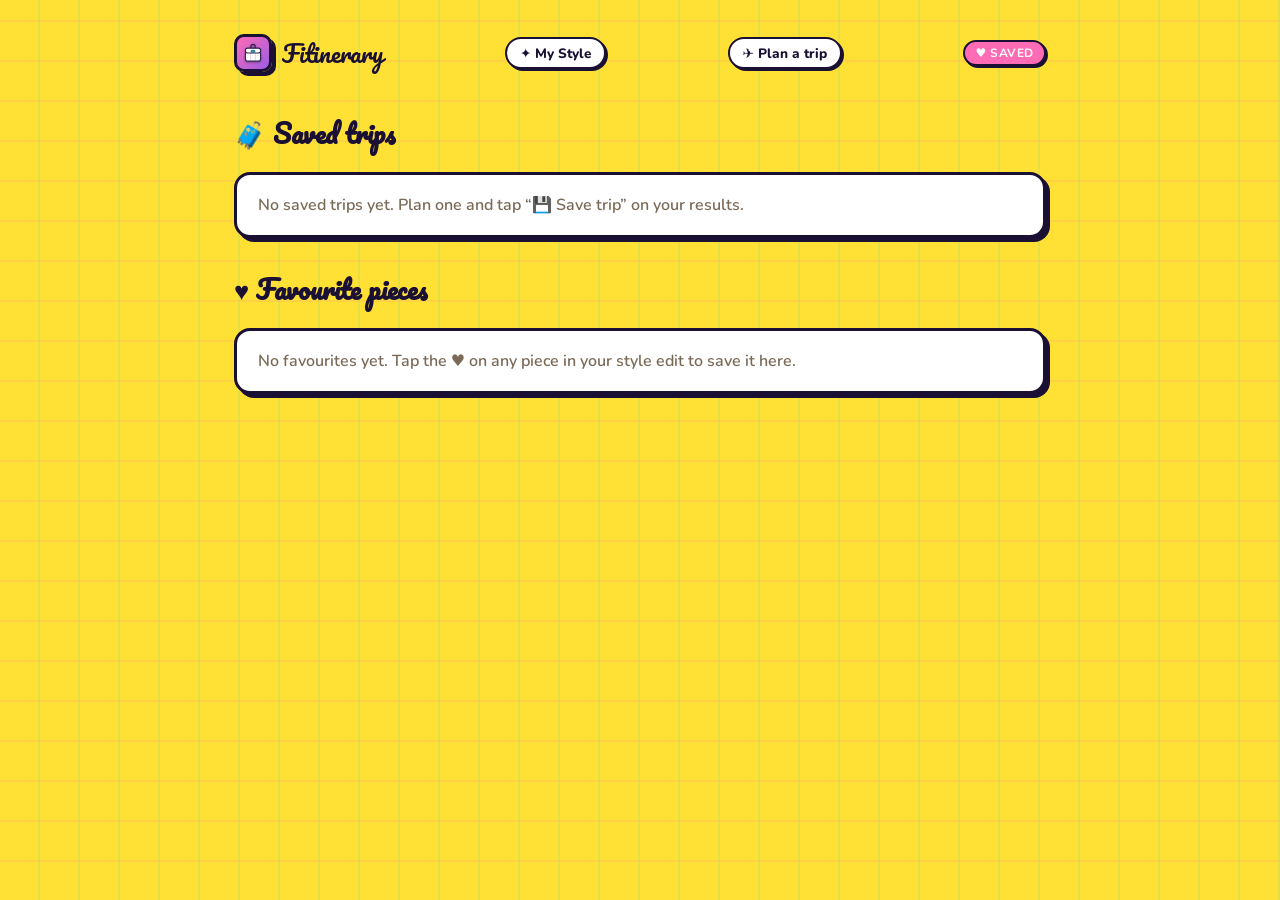
<file: favorites.html>
<!DOCTYPE html>
<html lang="en">
<head>
  <meta charset="UTF-8" />
  <meta name="viewport" content="width=device-width, initial-scale=1.0" />
  <title>Fitinerary — Saved</title>
  <link rel="preconnect" href="https://fonts.googleapis.com" />
  <link rel="preconnect" href="https://fonts.gstatic.com" crossorigin />
  <link href="https://fonts.googleapis.com/css2?family=Pacifico&family=Nunito:wght@400;600;700;900&display=swap" rel="stylesheet" />
  <link rel="stylesheet" href="styles.css" />
  <link rel="manifest" href="manifest.webmanifest" />
  <meta name="theme-color" content="#FF6BB5" />
  <link rel="icon" href="icon-192.png" />
  <link rel="apple-touch-icon" href="apple-touch-icon.png" />
  <meta name="apple-mobile-web-app-capable" content="yes" />
  <meta name="apple-mobile-web-app-title" content="Fitinerary" />
  <style>
    .page { max-width: 860px; margin: 0 auto; padding: 1.5rem 1.5rem 4rem; }
    .sec-title { font-family: "Pacifico", cursive; font-size: 1.6rem; margin: 1.8rem 0 1rem; }
    .empty { color: #7a6a58; font-weight: 600; background: #fff; border: var(--border); border-radius: 16px; padding: 1.2rem 1.3rem; box-shadow: var(--shadow); }
    .trip-card { display: flex; align-items: center; gap: 1rem; background: #fff; border: var(--border); border-radius: 16px; box-shadow: var(--shadow); padding: 0.9rem 1.1rem; margin-bottom: 0.8rem; }
    .tc-emoji { font-size: 1.9rem; }
    .tc-main { flex: 1; min-width: 0; }
    .tc-dest { font-family: "Pacifico", cursive; font-size: 1.2rem; }
    .tc-dates { font-size: 0.85rem; color: #7a6a58; font-weight: 600; }
    .tc-tags { font-size: 0.72rem; color: var(--purple); font-weight: 700; margin-top: 0.15rem; text-transform: capitalize; }
    .tc-open { background: var(--teal); border: var(--border); border-radius: 10px; font-family: "Nunito", sans-serif; font-weight: 900; padding: 0.5rem 1rem; cursor: pointer; box-shadow: var(--shadow); text-decoration: none; color: var(--ink); white-space: nowrap; }
    .tc-rm { background: none; border: none; font-size: 1.1rem; cursor: pointer; color: #c0392b; padding: 0.2rem; }
    .fav-grid { display: grid; grid-template-columns: repeat(auto-fill, minmax(140px, 1fr)); gap: 0.8rem; }
    .fav-wrap { position: relative; }
    .fav-card { display: block; background: #fff; border: var(--border); border-radius: 14px; box-shadow: var(--shadow); overflow: hidden; text-decoration: none; color: var(--ink); }
    .fav-img { width: 100%; aspect-ratio: 3/4; background-size: cover; background-position: center top; background-color: #f3ece0; border-bottom: 2px solid var(--ink); }
    .fav-info { padding: 0.5rem 0.6rem 0.6rem; }
    .fav-name { display: block; font-size: 0.78rem; font-weight: 700; line-height: 1.25; height: 2.5em; overflow: hidden; }
    .fav-meta { display: flex; justify-content: space-between; align-items: center; margin-top: 0.3rem; }
    .fav-price { font-weight: 900; color: var(--coral, #e8703a); font-size: 0.82rem; }
    .fav-store { font-size: 0.6rem; color: #aaa; text-transform: uppercase; font-weight: 700; }
    .fav-rm { position: absolute; top: 6px; right: 6px; width: 26px; height: 26px; border-radius: 50%; border: 2px solid var(--ink); background: #fff; color: var(--pink, #ff6bb5); cursor: pointer; z-index: 2; font-size: 13px; }
  </style>
</head>
<body>
  <main class="page">
    <header class="brand">
      <a href="index.html" style="display:flex;align-items:center;gap:.6rem;text-decoration:none;color:inherit;">
        <div class="brand-logo">
          <svg class="suitcase" viewBox="0 0 48 48" width="26" height="26" role="img" aria-label="Fitinerary suitcase">
            <rect class="case-interior" x="12" y="20" width="24" height="9" rx="2" fill="#ff6bb5"/>
            <g class="case-body">
              <rect x="10" y="22" width="28" height="17" rx="4" fill="#ffffff" stroke="#2c2250" stroke-width="2"/>
              <line x1="19.5" y1="23" x2="19.5" y2="38" stroke="#2c2250" stroke-width="1.3" opacity="0.22"/>
              <line x1="28.5" y1="23" x2="28.5" y2="38" stroke="#2c2250" stroke-width="1.3" opacity="0.22"/>
            </g>
            <g class="case-lid">
              <path d="M20 15 v-3 a4 4 0 0 1 8 0 v3" fill="none" stroke="#2c2250" stroke-width="2.4" stroke-linecap="round"/>
              <rect x="10" y="15" width="28" height="9" rx="4" fill="#ffffff" stroke="#2c2250" stroke-width="2"/>
              <rect x="20.5" y="19" width="7" height="3.5" rx="1" fill="#00c4cc" stroke="#2c2250" stroke-width="1.1"/>
            </g>
          </svg>
        </div>
        <span class="brand-name">Fitinerary</span>
      </a>
      <a href="profile.html" class="saved-link">✦ My Style</a>
      <a href="pack.html" class="saved-link">✈︎ Plan a trip</a>
      <div class="brand-badge">♥ saved</div>
    </header>

    <h2 class="sec-title">🧳 Saved trips</h2>
    <div id="tripsWrap"></div>

    <h2 class="sec-title">♥ Favourite pieces</h2>
    <div id="favsWrap"></div>
  </main>

  <script>
    const get = k => { try { return JSON.parse(localStorage.getItem(k) || '[]'); } catch { return []; } };
    const set = (k, v) => localStorage.setItem(k, JSON.stringify(v));
    const EMOJIS = { Tokyo:'🗼', 'New York':'🗽', London:'🎡', Paris:'🗼', Bali:'🌴' };
    const fmtDate = s => s ? new Date(s + 'T00:00:00').toLocaleDateString('en-US', { month:'short', day:'numeric' }) : '';

    function renderTrips() {
      const trips = get('fitinerary_trips'), w = document.getElementById('tripsWrap');
      if (!trips.length) { w.innerHTML = '<div class="empty">No saved trips yet. Plan one and tap “💾 Save trip” on your results.</div>'; return; }
      w.innerHTML = trips.map((t, i) => {
        const tr = t.trip;
        const nights = Math.round((new Date(tr.return) - new Date(tr.departure)) / 86400000);
        const vibes = (tr.vibes || (tr.vibe ? [tr.vibe] : [])).join(' · ');
        return `<div class="trip-card">
          <span class="tc-emoji">${EMOJIS[tr.destination.name] || '📍'}</span>
          <div class="tc-main">
            <div class="tc-dest">${tr.destination.name}</div>
            <div class="tc-dates">${fmtDate(tr.departure)} → ${fmtDate(tr.return)} · ${nights} nights</div>
            ${vibes ? `<div class="tc-tags">${vibes}</div>` : ''}
          </div>
          <button class="tc-open" onclick="openTrip(${i})">Open →</button>
          <button class="tc-rm" onclick="rmTrip(${i})" aria-label="Remove">✕</button>
        </div>`;
      }).join('');
    }
    function openTrip(i) {
      const t = get('fitinerary_trips')[i]; if (!t) return;
      localStorage.setItem('fitinerary_data', JSON.stringify(t.trip));
      location.href = 'results.html';
    }
    function rmTrip(i) { const a = get('fitinerary_trips'); a.splice(i, 1); set('fitinerary_trips', a); renderTrips(); }

    function renderFavs() {
      const favs = get('fitinerary_faves'), w = document.getElementById('favsWrap');
      if (!favs.length) { w.innerHTML = '<div class="empty">No favourites yet. Tap the ♥ on any piece in your style edit to save it here.</div>'; return; }
      w.innerHTML = '<div class="fav-grid">' + favs.map((f, i) => `
        <div class="fav-wrap">
          <button class="fav-rm" onclick="rmFav(${i})" aria-label="Remove">♥</button>
          <a class="fav-card" href="${f.url}" target="_blank" rel="noopener">
            <div class="fav-img" style="background-image:url('${f.img}')"></div>
            <div class="fav-info">
              <span class="fav-name">${f.name}</span>
              <span class="fav-meta"><span class="fav-price">${f.price}</span><span class="fav-store">${f.store}</span></span>
            </div>
          </a>
        </div>`).join('') + '</div>';
    }
    function rmFav(i) { const a = get('fitinerary_faves'); a.splice(i, 1); set('fitinerary_faves', a); renderFavs(); }

    renderTrips();
    renderFavs();
  </script>
</body>
</html>
</file>
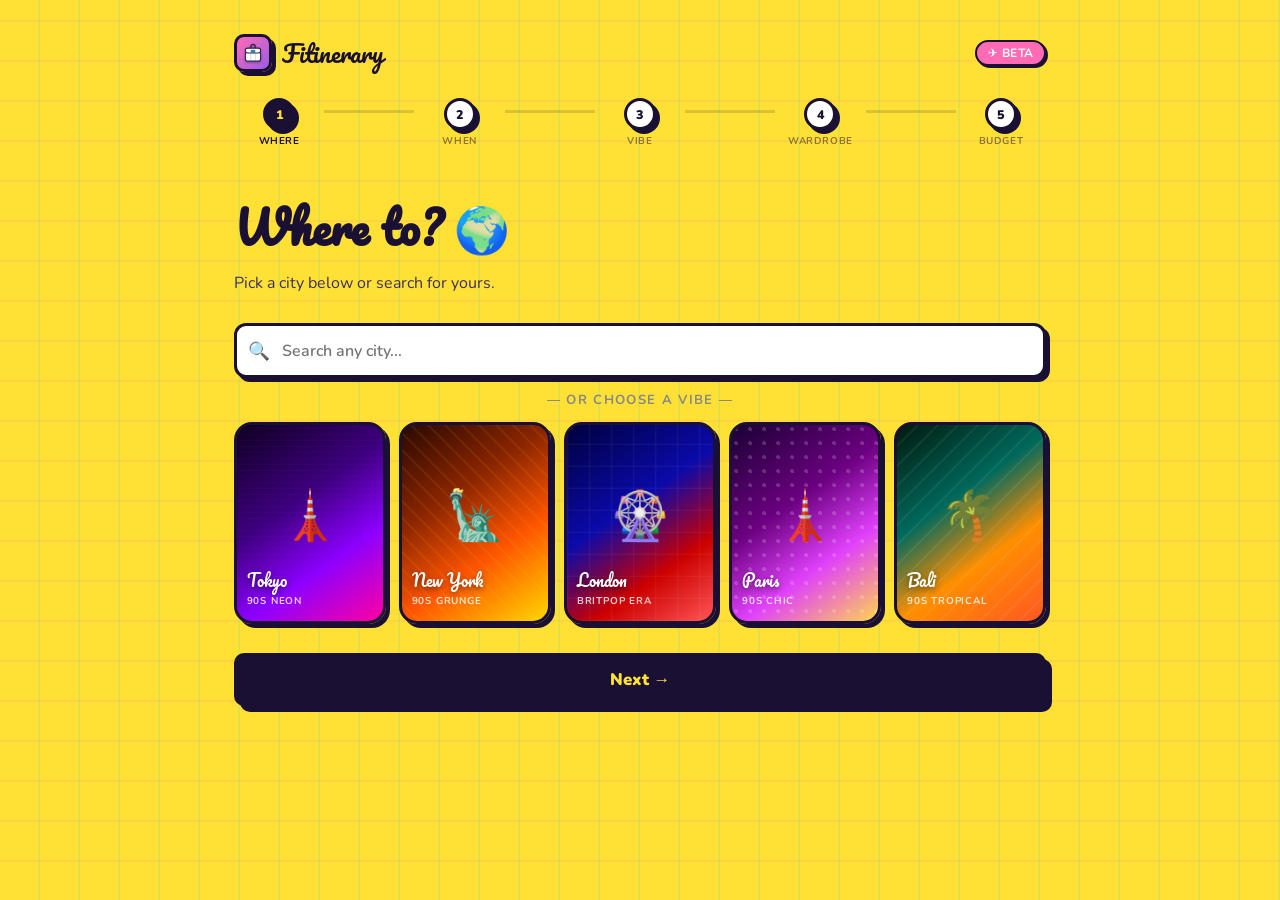
<file: pack.html>
<!DOCTYPE html>
<html lang="en">
<head>
  <meta charset="UTF-8" />
  <meta name="viewport" content="width=device-width, initial-scale=1.0" />
  <title>Fitinerary — Plan Your Trip</title>
  <link rel="preconnect" href="https://fonts.googleapis.com" />
  <link rel="preconnect" href="https://fonts.gstatic.com" crossorigin />
  <link href="https://fonts.googleapis.com/css2?family=Pacifico&family=Nunito:wght@400;600;700;900&display=swap" rel="stylesheet" />
  <link rel="stylesheet" href="styles.css" />
  <link rel="manifest" href="manifest.webmanifest" />
  <meta name="theme-color" content="#FF6BB5" />
  <link rel="icon" href="icon-192.png" />
  <link rel="apple-touch-icon" href="apple-touch-icon.png" />
  <meta name="apple-mobile-web-app-capable" content="yes" />
  <meta name="apple-mobile-web-app-title" content="Fitinerary" />
  <style>
    /* ── Pack page extras ── */
    body { min-height: 100vh; }

    /* Progress bar */
    .progress-wrap {
      margin: 1rem 0 2.5rem;
      display: flex;
      align-items: center;
      gap: 0;
    }
    .prog-step {
      display: flex;
      flex-direction: column;
      align-items: center;
      gap: 4px;
      flex: 1;
      position: relative;
      cursor: default;
    }
    .prog-circle {
      width: 2rem; height: 2rem;
      border-radius: 50%;
      background: #fff;
      border: var(--border);
      display: grid; place-items: center;
      font-size: 0.78rem;
      font-weight: 900;
      box-shadow: var(--shadow);
      position: relative;
      z-index: 1;
      transition: background 0.2s, color 0.2s;
    }
    .prog-step.done .prog-circle   { background: var(--teal); color: #fff; }
    .prog-step.active .prog-circle { background: var(--ink);  color: var(--yellow); }
    .prog-label {
      font-size: 0.62rem;
      font-weight: 700;
      letter-spacing: 0.06em;
      text-transform: uppercase;
      color: var(--ink);
      opacity: 0.5;
    }
    .prog-step.active .prog-label,
    .prog-step.done  .prog-label { opacity: 1; }
    .prog-line {
      flex: 1;
      height: 3px;
      background: var(--ink);
      opacity: 0.15;
      margin-bottom: 1.4rem;
      transition: opacity 0.2s;
    }
    .prog-line.done { opacity: 1; background: var(--teal); }

    /* Steps */
    .step-page { display: none; animation: stepIn 0.3s ease; }
    .step-page.active { display: block; }
    @keyframes stepIn {
      from { opacity: 0; transform: translateY(18px); }
      to   { opacity: 1; transform: translateY(0); }
    }
    .step-h { font-family: "Pacifico", cursive; font-size: clamp(1.8rem,5vw,2.8rem); margin-bottom: 0.4rem; }
    .step-sub { color: #3d2e5e; font-size: 1rem; margin-bottom: 1.8rem; }

    /* City cards */
    .city-grid {
      display: grid;
      grid-template-columns: repeat(5, 1fr);
      gap: 0.85rem;
      margin-bottom: 1.4rem;
    }
    .city-card {
      border-radius: 18px;
      border: var(--border);
      box-shadow: var(--shadow);
      cursor: pointer;
      overflow: hidden;
      transition: transform 0.15s ease, box-shadow 0.15s ease;
      aspect-ratio: 3/4;
      position: relative;
      display: flex;
      flex-direction: column;
      justify-content: flex-end;
      padding: 0.7rem 0.6rem 0.8rem;
      user-select: none;
    }
    .city-card:hover { transform: translateY(-4px); box-shadow: var(--shadow-lg); }
    .city-card.selected { outline: 4px solid var(--pink); outline-offset: 2px; }
    .city-card .city-check {
      position: absolute; top: 8px; right: 8px;
      background: var(--pink); color: #fff;
      width: 22px; height: 22px; border-radius: 50%;
      display: none; place-items: center;
      font-size: 0.75rem; font-weight: 900;
      border: 2px solid #fff;
    }
    .city-card.selected .city-check { display: grid; }
    .city-big-emoji {
      position: absolute; top: 50%; left: 50%;
      transform: translate(-50%, -65%);
      font-size: 3rem; line-height: 1;
    }
    .city-name {
      font-family: "Pacifico", cursive;
      font-size: 1rem; color: #fff;
      text-shadow: 0 2px 6px rgba(0,0,0,0.5);
      position: relative; z-index: 1;
    }
    .city-era {
      font-size: 0.62rem; font-weight: 700;
      color: rgba(255,255,255,0.8);
      letter-spacing: 0.08em; text-transform: uppercase;
      position: relative; z-index: 1;
    }

    /* Retro city gradients */
    .city-tokyo   { background: repeating-linear-gradient(0deg,rgba(255,0,160,.06) 0,transparent 2px,transparent 6px), linear-gradient(145deg,#0D0020,#3D0080 40%,#8B00FF 68%,#FF00A0); }
    .city-newyork { background: repeating-linear-gradient(45deg,rgba(255,215,0,.08) 0,rgba(255,215,0,.08) 2px,transparent 2px,transparent 12px), linear-gradient(145deg,#2A0800,#8B2500 35%,#FF5500 65%,#FFD700); }
    .city-london  { background: repeating-linear-gradient(0deg,rgba(255,255,255,.06) 0,transparent 2px,transparent 22px),repeating-linear-gradient(90deg,rgba(255,255,255,.06) 0,transparent 2px,transparent 22px), linear-gradient(145deg,#00003D,#0A0AAA 42%,#CC0000 72%,#FF5555); }
    .city-paris   { background: radial-gradient(circle at 30% 30%,rgba(255,255,255,.18) 2px,transparent 2px) 0 0/14px 14px, linear-gradient(145deg,#1A0033,#6B0080 40%,#E040FB 68%,#FFD54F); }
    .city-bali    { background: repeating-linear-gradient(135deg,rgba(255,255,255,.06) 0,rgba(255,255,255,.06) 2px,transparent 2px,transparent 14px), linear-gradient(145deg,#001A0D,#00695C 38%,#FF8F00 66%,#FF5722); }

    /* Search bar */
    .search-wrap { position: relative; margin-bottom: 0.8rem; }
    .search-input {
      width: 100%; padding: 0.85rem 1.2rem 0.85rem 2.8rem;
      font-family: "Nunito", sans-serif; font-size: 1rem; font-weight: 600;
      border: var(--border); border-radius: 12px;
      background: #fff; box-shadow: var(--shadow);
      outline: none; color: var(--ink);
    }
    .search-input:focus { outline: 3px solid var(--teal); }
    .search-icon { position: absolute; left: 0.9rem; top: 50%; transform: translateY(-50%); font-size: 1.1rem; pointer-events: none; }
    .search-dropdown {
      display: none; position: absolute; top: 110%; left: 0; right: 0;
      background: #fff; border: var(--border); border-radius: 12px;
      box-shadow: var(--shadow-lg); z-index: 10; overflow: hidden;
    }
    .search-dropdown.open { display: block; }
    .search-result {
      padding: 0.75rem 1.2rem; cursor: pointer;
      font-weight: 600; display: flex; align-items: center; gap: 0.5rem;
      transition: background 0.12s;
    }
    .search-result:hover { background: var(--yellow); }
    .search-result-sub { font-size: 0.8rem; color: #888; font-weight: 400; margin-left: auto; }
    .or-divider {
      text-align: center; color: #888; font-size: 0.82rem;
      font-weight: 700; letter-spacing: 0.1em; text-transform: uppercase;
      margin: 0.8rem 0;
    }

    /* Date inputs */
    .date-row { display: grid; grid-template-columns: 1fr 1fr; gap: 1rem; margin-bottom: 1rem; }
    .date-field label {
      display: block; font-weight: 700; font-size: 0.85rem;
      margin-bottom: 0.4rem; letter-spacing: 0.04em;
    }
    .date-field input[type="date"] {
      width: 100%; padding: 0.8rem 1rem;
      font-family: "Nunito", sans-serif; font-size: 0.95rem; font-weight: 600;
      border: var(--border); border-radius: 12px;
      background: #fff; box-shadow: var(--shadow); color: var(--ink); outline: none;
    }
    .date-field input:focus { outline: 3px solid var(--teal); }
    .trip-length {
      text-align: center; font-size: 0.9rem; font-weight: 700;
      color: var(--purple); margin-top: 0.3rem;
    }

    /* Vibe cards */
    .vibe-grid {
      display: grid;
      grid-template-columns: repeat(5, 1fr);
      gap: 0.85rem;
      margin-bottom: 1.4rem;
    }
    .vibe-card {
      background: #fff; border: var(--border); border-radius: 16px;
      padding: 1.3rem 0.8rem; text-align: center; cursor: pointer;
      box-shadow: var(--shadow); transition: transform 0.15s, box-shadow 0.15s;
      user-select: none;
    }
    .vibe-card:hover { transform: translateY(-3px); box-shadow: var(--shadow-lg); }
    .vibe-card.selected { background: var(--ink); color: #fff; outline: 3px solid var(--pink); }
    .vibe-icon { font-size: 2rem; display: block; margin-bottom: 0.5rem; }
    .vibe-name { font-weight: 900; font-size: 0.9rem; display: block; }
    .vibe-desc { font-size: 0.72rem; margin-top: 0.2rem; opacity: 0.7; }

    /* Wardrobe checkboxes */
    .wardrobe-grid {
      display: grid; grid-template-columns: repeat(3, 1fr); gap: 0.6rem;
      margin-bottom: 1.2rem;
    }
    .wardrobe-item {
      display: flex; align-items: center; gap: 0.55rem;
      background: #fff; border: var(--border); border-radius: 10px;
      padding: 0.6rem 0.8rem; cursor: pointer; user-select: none;
      font-weight: 700; font-size: 0.88rem; box-shadow: var(--shadow);
      transition: background 0.15s;
    }
    .wardrobe-item input[type="checkbox"] { display: none; }
    .wardrobe-item.checked { background: var(--teal); color: #fff; }
    .wardrobe-item .wi-box {
      width: 18px; height: 18px; border-radius: 4px; border: 2px solid var(--ink);
      display: grid; place-items: center; flex-shrink: 0; font-size: 0.7rem;
      background: #fff; color: var(--ink);
    }
    .wardrobe-item.checked .wi-box { background: var(--ink); color: #fff; }
    .wardrobe-note {
      font-size: 0.85rem; color: #3d2e5e; margin-bottom: 0.8rem;
    }
    .wardrobe-extra {
      width: 100%; padding: 0.75rem 1rem; font-family: "Nunito", sans-serif;
      font-size: 0.9rem; border: var(--border); border-radius: 12px;
      background: #fff; box-shadow: var(--shadow); resize: vertical; outline: none;
      min-height: 80px; color: var(--ink);
    }
    .wardrobe-extra:focus { outline: 3px solid var(--teal); }

    /* Budget cards */
    .budget-grid { display: grid; grid-template-columns: 1fr 1fr; gap: 1.1rem; margin-bottom: 1.4rem; }
    .budget-card {
      background: #fff; border: var(--border); border-radius: 20px;
      padding: 1.8rem 1.4rem; text-align: center; cursor: pointer;
      box-shadow: var(--shadow); transition: transform 0.15s, box-shadow 0.15s;
      user-select: none;
    }
    .budget-card:hover { transform: translateY(-4px); box-shadow: var(--shadow-lg); }
    .budget-card.selected { outline: 4px solid var(--pink); background: #fff8f0; }
    .budget-card h3 { font-family: "Pacifico", cursive; font-size: 1.4rem; margin: 0.6rem 0 0.4rem; }
    .budget-card p { font-size: 0.85rem; color: #555; margin-bottom: 0.8rem; }
    .budget-card .budget-emoji { font-size: 2.5rem; }
    .budget-stores { display: flex; flex-wrap: wrap; gap: 0.3rem; justify-content: center; }
    .budget-store-tag {
      background: var(--yellow); border: 2px solid var(--ink);
      border-radius: 999px; font-size: 0.7rem; font-weight: 900;
      padding: 0.15rem 0.55rem;
    }
    .budget-card.selected .budget-store-tag { background: var(--pink); color: #fff; }

    /* Nav buttons */
    .step-nav { display: flex; gap: 0.7rem; align-items: center; margin-top: 1.8rem; }
    .btn-back {
      background: #fff; color: var(--ink); border: var(--border);
      border-radius: 10px; font-family: "Nunito", sans-serif;
      font-weight: 900; font-size: 1rem; padding: 0.7rem 1.5rem;
      cursor: pointer; box-shadow: var(--shadow); transition: transform .12s;
    }
    .btn-back:hover { transform: translate(-2px,-2px); }
    .btn-next {
      background: var(--ink); color: var(--yellow); border: var(--border);
      border-radius: 10px; font-family: "Nunito", sans-serif;
      font-weight: 900; font-size: 1.05rem; padding: 0.75rem 2rem;
      cursor: pointer; box-shadow: var(--shadow-lg); transition: transform .12s, box-shadow .12s;
      flex: 1;
    }
    .btn-next:hover { transform: translate(-2px,-2px); box-shadow: 8px 8px 0 var(--ink); }
    .btn-skip {
      background: transparent; color: #888; border: 2px solid #ddd;
      border-radius: 10px; font-family: "Nunito", sans-serif;
      font-weight: 700; font-size: 0.9rem; padding: 0.7rem 1.2rem;
      cursor: pointer; transition: border-color .15s;
    }
    .btn-skip:hover { border-color: var(--ink); color: var(--ink); }
    .btn-go {
      background: var(--pink); color: #fff; border: var(--border);
      border-radius: 10px; font-family: "Pacifico", cursive;
      font-size: 1.2rem; padding: 0.85rem 2.2rem;
      cursor: pointer; box-shadow: var(--shadow-lg);
      transition: transform .12s, box-shadow .12s; flex: 1;
    }
    .btn-go:hover { transform: translate(-2px,-2px); box-shadow: 8px 8px 0 var(--ink); }

    .error-msg { color: #e00; font-size: 0.85rem; font-weight: 700; margin-top: 0.5rem; display: none; }
    .error-msg.show { display: block; }

    @media (max-width: 720px) {
      .city-grid  { grid-template-columns: repeat(3, 1fr); }
      .vibe-grid  { grid-template-columns: repeat(3, 1fr); }
      .wardrobe-grid { grid-template-columns: repeat(2, 1fr); }
    }
    @media (max-width: 480px) {
      .city-grid  { grid-template-columns: repeat(2, 1fr); }
      .vibe-grid  { grid-template-columns: repeat(2, 1fr); }
      .date-row   { grid-template-columns: 1fr; }
    }
  </style>
</head>
<body>
  <main class="page">

    <header class="brand">
      <a href="index.html" style="display:flex;align-items:center;gap:.6rem;text-decoration:none;color:inherit;">
        <div class="brand-logo">
          <svg class="suitcase" viewBox="0 0 48 48" width="26" height="26" role="img" aria-label="Fitinerary suitcase">
            <rect class="case-interior" x="12" y="20" width="24" height="9" rx="2" fill="#ff6bb5"/>
            <g class="case-body">
              <rect x="10" y="22" width="28" height="17" rx="4" fill="#ffffff" stroke="#2c2250" stroke-width="2"/>
              <line x1="19.5" y1="23" x2="19.5" y2="38" stroke="#2c2250" stroke-width="1.3" opacity="0.22"/>
              <line x1="28.5" y1="23" x2="28.5" y2="38" stroke="#2c2250" stroke-width="1.3" opacity="0.22"/>
            </g>
            <g class="case-lid">
              <path d="M20 15 v-3 a4 4 0 0 1 8 0 v3" fill="none" stroke="#2c2250" stroke-width="2.4" stroke-linecap="round"/>
              <rect x="10" y="15" width="28" height="9" rx="4" fill="#ffffff" stroke="#2c2250" stroke-width="2"/>
              <rect x="20.5" y="19" width="7" height="3.5" rx="1" fill="#00c4cc" stroke="#2c2250" stroke-width="1.1"/>
            </g>
          </svg>
        </div>
        <span class="brand-name">Fitinerary</span>
      </a>
      <div class="brand-badge">✈︎ beta</div>
    </header>

    <!-- Progress -->
    <div class="progress-wrap" id="progressBar">
      <div class="prog-step active" data-step="1">
        <div class="prog-circle">1</div>
        <span class="prog-label">Where</span>
      </div>
      <div class="prog-line" id="line-1"></div>
      <div class="prog-step" data-step="2">
        <div class="prog-circle">2</div>
        <span class="prog-label">When</span>
      </div>
      <div class="prog-line" id="line-2"></div>
      <div class="prog-step" data-step="3">
        <div class="prog-circle">3</div>
        <span class="prog-label">Vibe</span>
      </div>
      <div class="prog-line" id="line-3"></div>
      <div class="prog-step" data-step="4">
        <div class="prog-circle">4</div>
        <span class="prog-label">Wardrobe</span>
      </div>
      <div class="prog-line" id="line-4"></div>
      <div class="prog-step" data-step="5">
        <div class="prog-circle">5</div>
        <span class="prog-label">Budget</span>
      </div>
    </div>

    <!-- ── STEP 1: WHERE ── -->
    <div class="step-page active" id="step-1">
      <h1 class="step-h">Where to? 🌍</h1>
      <p class="step-sub">Pick a city below or search for yours.</p>

      <div class="search-wrap">
        <span class="search-icon">🔍</span>
        <input type="text" class="search-input" id="citySearch" placeholder="Search any city..." autocomplete="off" />
        <div class="search-dropdown" id="searchDropdown"></div>
      </div>
      <p class="or-divider">— or choose a vibe —</p>

      <div class="city-grid">
        <div class="city-card city-tokyo" data-city="Tokyo" data-country="Japan" data-lat="35.6762" data-lon="139.6503">
          <div class="city-check">✓</div>
          <span class="city-big-emoji">🗼</span>
          <span class="city-name">Tokyo</span>
          <span class="city-era">90s Neon</span>
        </div>
        <div class="city-card city-newyork" data-city="New York" data-country="USA" data-lat="40.7128" data-lon="-74.0060">
          <div class="city-check">✓</div>
          <span class="city-big-emoji">🗽</span>
          <span class="city-name">New York</span>
          <span class="city-era">90s Grunge</span>
        </div>
        <div class="city-card city-london" data-city="London" data-country="UK" data-lat="51.5074" data-lon="-0.1278">
          <div class="city-check">✓</div>
          <span class="city-big-emoji">🎡</span>
          <span class="city-name">London</span>
          <span class="city-era">Britpop Era</span>
        </div>
        <div class="city-card city-paris" data-city="Paris" data-country="France" data-lat="48.8566" data-lon="2.3522">
          <div class="city-check">✓</div>
          <span class="city-big-emoji">🗼</span>
          <span class="city-name">Paris</span>
          <span class="city-era">90s Chic</span>
        </div>
        <div class="city-card city-bali" data-city="Bali" data-country="Indonesia" data-lat="-8.3405" data-lon="115.0920">
          <div class="city-check">✓</div>
          <span class="city-big-emoji">🌴</span>
          <span class="city-name">Bali</span>
          <span class="city-era">90s Tropical</span>
        </div>
      </div>

      <p class="error-msg" id="err-1">Pick a city to continue!</p>
      <div class="step-nav">
        <button class="btn-next" onclick="nextStep(1)">Next →</button>
      </div>
    </div>

    <!-- ── STEP 2: WHEN ── -->
    <div class="step-page" id="step-2">
      <h1 class="step-h">When's the trip? 📅</h1>
      <p class="step-sub">We'll check the real forecast for those exact dates.</p>

      <div class="date-row">
        <div class="date-field">
          <label>✈︎ Leaving</label>
          <input type="date" id="departureDate" onchange="updateTripLength()" />
        </div>
        <div class="date-field">
          <label>🏠 Coming back</label>
          <input type="date" id="returnDate" onchange="updateTripLength()" />
        </div>
      </div>
      <p class="trip-length" id="tripLengthMsg"></p>

      <p class="error-msg" id="err-2">Please pick your travel dates!</p>
      <div class="step-nav">
        <button class="btn-back" onclick="prevStep(2)">← Back</button>
        <button class="btn-next" onclick="nextStep(2)">Next →</button>
      </div>
    </div>

    <!-- ── STEP 3: VIBE ── -->
    <div class="step-page" id="step-3">
      <h1 class="step-h">What's your vibe? ✨</h1>
      <p class="step-sub">Pick one or more — we'll make a separate style edit for each.</p>

      <div class="vibe-grid">
        <div class="vibe-card" data-vibe="comfort">
          <span class="vibe-icon">😌</span>
          <span class="vibe-name">Comfort First</span>
          <span class="vibe-desc">Cozy, casual, zero stress</span>
        </div>
        <div class="vibe-card" data-vibe="fancy">
          <span class="vibe-icon">💎</span>
          <span class="vibe-name">Fancy & Elevated</span>
          <span class="vibe-desc">Chic, occasion-ready</span>
        </div>
        <div class="vibe-card" data-vibe="streetwear">
          <span class="vibe-icon">🛹</span>
          <span class="vibe-name">Streetwear</span>
          <span class="vibe-desc">Urban, trendy, cool fits</span>
        </div>
        <div class="vibe-card" data-vibe="beach">
          <span class="vibe-icon">🌊</span>
          <span class="vibe-name">Beach & Resort</span>
          <span class="vibe-desc">Swimwear, sundresses</span>
        </div>
        <div class="vibe-card" data-vibe="adventure">
          <span class="vibe-icon">🏔️</span>
          <span class="vibe-name">Adventure Mode</span>
          <span class="vibe-desc">Sporty, functional</span>
        </div>
      </div>

      <p class="error-msg" id="err-3">Pick your travel vibe!</p>
      <div class="step-nav">
        <button class="btn-back" onclick="prevStep(3)">← Back</button>
        <button class="btn-next" onclick="nextStep(3)">Next →</button>
      </div>
    </div>

    <!-- ── STEP 4: WARDROBE ── -->
    <div class="step-page" id="step-4">
      <h1 class="step-h">What do you already have? 👜</h1>
      <p class="step-sub">Tick off what's already in your wardrobe — we'll skip those on your list.</p>
      <p class="wardrobe-note">This step is <strong>optional</strong> — skip it if you want a full packing list.</p>

      <div class="wardrobe-grid" id="wardrobeGrid">
        <label class="wardrobe-item" data-key="jeans"><div class="wi-box"></div>👖 Jeans/trousers</label>
        <label class="wardrobe-item" data-key="tshirts"><div class="wi-box"></div>👕 T-shirts (5+)</label>
        <label class="wardrobe-item" data-key="sneakers"><div class="wi-box"></div>👟 Sneakers</label>
        <label class="wardrobe-item" data-key="lightjacket"><div class="wi-box"></div>🧥 Light jacket</label>
        <label class="wardrobe-item" data-key="warmcoat"><div class="wi-box"></div>🧣 Warm coat</label>
        <label class="wardrobe-item" data-key="formaloutfit"><div class="wi-box"></div>👔 Formal outfit</label>
        <label class="wardrobe-item" data-key="swimwear"><div class="wi-box"></div>👙 Swimwear</label>
        <label class="wardrobe-item" data-key="rainjacket"><div class="wi-box"></div>☂️ Rain jacket/umbrella</label>
        <label class="wardrobe-item" data-key="sunglasses"><div class="wi-box"></div>🕶️ Sunglasses</label>
        <label class="wardrobe-item" data-key="sunhat"><div class="wi-box"></div>👒 Sun hat</label>
        <label class="wardrobe-item" data-key="boots"><div class="wi-box"></div>👢 Boots</label>
        <label class="wardrobe-item" data-key="workout"><div class="wi-box"></div>🏃 Workout clothes</label>
      </div>

      <textarea class="wardrobe-extra" id="wardrobeExtra" placeholder="Anything else? e.g. 'I have a nice black dress' or 'lots of summer tops already'"></textarea>

      <div class="step-nav">
        <button class="btn-back" onclick="prevStep(4)">← Back</button>
        <button class="btn-skip" onclick="skipWardrobe()">Skip</button>
        <button class="btn-next" onclick="nextStep(4)">Next →</button>
      </div>
    </div>

    <!-- ── STEP 5: BUDGET ── -->
    <div class="step-page" id="step-5">
      <h1 class="step-h">Budget or Bougie? 💸</h1>
      <p class="step-sub">We'll find links to the right shops for you.</p>

      <div class="budget-grid">
        <div class="budget-card" data-budget="budget">
          <span class="budget-emoji">💸</span>
          <h3>Budget Babe</h3>
          <p>Cute, affordable finds from the best high-street stores.</p>
          <div class="budget-stores">
            <span class="budget-store-tag">Zara</span>
            <span class="budget-store-tag">H&M</span>
            <span class="budget-store-tag">SHEIN</span>
            <span class="budget-store-tag">ASOS</span>
          </div>
        </div>
        <div class="budget-card" data-budget="luxury">
          <span class="budget-emoji">✨</span>
          <h3>Luxury Lover</h3>
          <p>Elevated pieces from the best premium fashion destinations.</p>
          <div class="budget-stores">
            <span class="budget-store-tag">Revolve</span>
            <span class="budget-store-tag">Net-a-Porter</span>
            <span class="budget-store-tag">Nordstrom</span>
            <span class="budget-store-tag">Saks</span>
          </div>
        </div>
      </div>

      <p class="error-msg" id="err-5">Pick your shopping style!</p>
      <div class="step-nav">
        <button class="btn-back" onclick="prevStep(5)">← Back</button>
        <button class="btn-go" onclick="goToResults()">Let's Go! ✈️</button>
      </div>
    </div>

  </main>

  <script>
    let currentStep = 1;
    const userData = { destination: null, departure: null, return: null, vibes: [], wardrobe: [], wardrobeNote: '', budget: null };

    // ── Progress bar ──
    function updateProgress() {
      document.querySelectorAll('.prog-step').forEach((el, i) => {
        const s = i + 1;
        el.classList.toggle('active', s === currentStep);
        el.classList.toggle('done', s < currentStep);
      });
      for (let i = 1; i <= 4; i++) {
        const line = document.getElementById('line-' + i);
        if (line) line.classList.toggle('done', i < currentStep);
      }
    }

    // ── Navigation ──
    function showStep(n) {
      document.getElementById('step-' + currentStep).classList.remove('active');
      currentStep = n;
      document.getElementById('step-' + currentStep).classList.add('active');
      updateProgress();
      window.scrollTo({ top: 0, behavior: 'smooth' });
    }

    async function nextStep(from) {
      // Step 1: make sure the destination matches what's typed in the search box
      if (from === 1) {
        const ok = await confirmDestinationStep1();
        if (!ok) { document.getElementById('err-1').classList.add('show'); return; }
        document.getElementById('err-1').classList.remove('show');
        showStep(2); return;
      }
      if (from === 2 && (!userData.departure || !userData.return)) {
        document.getElementById('err-2').classList.add('show'); return;
      }
      if (from === 2 && userData.departure >= userData.return) {
        document.getElementById('err-2').textContent = 'Return date must be after departure!';
        document.getElementById('err-2').classList.add('show'); return;
      }
      if (from === 3 && !userData.vibes.length) {
        document.getElementById('err-3').classList.add('show'); return;
      }
      if (from === 4) saveWardrobe();
      if (from === 5 && !userData.budget) {
        document.getElementById('err-5').classList.add('show'); return;
      }
      ['err-2','err-3','err-5'].forEach(id => document.getElementById(id)?.classList.remove('show'));
      showStep(from + 1);
    }

    // If the user typed a city in the search box, resolve THAT — so a leftover
    // card selection (e.g. Tokyo) can't sneak through when they typed Amsterdam.
    async function confirmDestinationStep1() {
      const typed = searchInput.value.trim();
      if (typed && (searchDirty || !userData.destination || userData.destination.preset)) {
        const btn = document.querySelector('#step-1 .btn-next');
        const label = btn ? btn.textContent : '';
        if (btn) { btn.textContent = 'Finding your city… 🔎'; btn.disabled = true; }
        const place = await geocodeCity(typed);
        if (btn) { btn.textContent = label; btn.disabled = false; }
        if (!place) {
          document.getElementById('err-1').textContent = `Couldn't find "${typed}" — try a nearby bigger city.`;
          return false;
        }
        userData.destination = place;
        searchDirty = false;
        searchInput.value = place.name + (place.country ? ', ' + place.country : '');
        document.querySelectorAll('.city-card').forEach(c => c.classList.remove('selected'));
        return true;
      }
      return !!userData.destination;
    }

    // Rank geocoder results so real towns/cities beat random islands etc.,
    // then by how well-known the place is (importance).
    function rankPlaces(data) {
      const isSettlement = d =>
        ['city','town','village','municipality','hamlet'].includes(d.addresstype) ||
        ['city','town','village','municipality','hamlet'].includes(d.type);
      // Keep the geocoder's best-match-first order; just push non-settlements
      // (islands, regions) down. Array.sort is stable, so the top text match wins.
      return data.slice().sort((a, b) => {
        const sa = isSettlement(a) ? 1 : 0, sb = isSettlement(b) ? 1 : 0;
        return sb - sa;
      });
    }
    function placeName(p) {
      return p.address?.city || p.address?.town || p.address?.village || p.address?.municipality ||
        (p.display_name ? p.display_name.split(',')[0].trim() : p.name);
    }
    async function geocodeCity(q) {
      try {
        const r = await fetch(`https://nominatim.openstreetmap.org/search?q=${encodeURIComponent(q)}&format=json&limit=8&addressdetails=1&accept-language=en`);
        const data = await r.json();
        const p = rankPlaces(data)[0];
        if (!p) return null;
        return { name: placeName(p), country: p.address?.country || '', lat: parseFloat(p.lat), lon: parseFloat(p.lon), preset: false };
      } catch { return null; }
    }

    function prevStep(from) { showStep(from - 1); }

    function skipWardrobe() {
      userData.wardrobe = [];
      userData.wardrobeNote = '';
      showStep(5);
    }

    function saveWardrobe() {
      userData.wardrobe = [...document.querySelectorAll('.wardrobe-item.checked')].map(el => el.dataset.key);
      userData.wardrobeNote = document.getElementById('wardrobeExtra').value.trim();
    }

    // ── City cards ──
    document.querySelectorAll('.city-card').forEach(card => {
      card.addEventListener('click', () => {
        document.querySelectorAll('.city-card').forEach(c => c.classList.remove('selected'));
        card.classList.add('selected');
        userData.destination = {
          name: card.dataset.city,
          country: card.dataset.country,
          lat: parseFloat(card.dataset.lat),
          lon: parseFloat(card.dataset.lon),
          preset: true
        };
        // clear any typed search so the card is unambiguously the choice
        searchInput.value = '';
        searchDirty = false;
        dropdown.classList.remove('open');
        document.getElementById('err-1').classList.remove('show');
      });
    });

    // ── City search ──
    let searchTimer;
    let searchDirty = false;
    const searchInput  = document.getElementById('citySearch');
    const dropdown     = document.getElementById('searchDropdown');

    searchInput.addEventListener('input', () => {
      const q = searchInput.value.trim();
      // typing means the city cards are no longer the choice
      searchDirty = true;
      document.querySelectorAll('.city-card').forEach(c => c.classList.remove('selected'));
      document.getElementById('err-1').classList.remove('show');
      clearTimeout(searchTimer);
      if (q.length < 3) { dropdown.classList.remove('open'); return; }
      searchTimer = setTimeout(async () => {
        try {
          const r = await fetch(`https://nominatim.openstreetmap.org/search?q=${encodeURIComponent(q)}&format=json&limit=8&addressdetails=1&accept-language=en`);
          const data = await r.json();
          const places = rankPlaces(data);
          if (!places.length) { dropdown.innerHTML = '<div class="search-result" style="color:#888">No cities found — try another name</div>'; dropdown.classList.add('open'); return; }
          dropdown.innerHTML = places.slice(0, 5).map(p => {
            const name = placeName(p);
            const country = p.address?.country || '';
            return `<div class="search-result" data-name="${name}" data-country="${country}" data-lat="${p.lat}" data-lon="${p.lon}">
              📍 <strong>${name}</strong> <span class="search-result-sub">${country}</span></div>`;
          }).join('');
          dropdown.classList.add('open');
          dropdown.querySelectorAll('.search-result').forEach(el => {
            el.addEventListener('click', () => {
              userData.destination = { name: el.dataset.name, country: el.dataset.country, lat: parseFloat(el.dataset.lat), lon: parseFloat(el.dataset.lon), preset: false };
              searchInput.value = el.dataset.name + (el.dataset.country ? ', ' + el.dataset.country : '');
              searchDirty = false;
              dropdown.classList.remove('open');
              document.querySelectorAll('.city-card').forEach(c => c.classList.remove('selected'));
            });
          });
        } catch { dropdown.classList.remove('open'); }
      }, 500);
    });
    document.addEventListener('click', e => { if (!e.target.closest('.search-wrap')) dropdown.classList.remove('open'); });

    // ── Dates ──
    document.getElementById('departureDate').addEventListener('change', e => { userData.departure = e.target.value; updateTripLength(); });
    document.getElementById('returnDate').addEventListener('change',   e => { userData.return    = e.target.value; updateTripLength(); });
    function updateTripLength() {
      const d = userData.departure, r = userData.return;
      if (!d || !r) return;
      const days = Math.round((new Date(r) - new Date(d)) / 86400000);
      const msg  = document.getElementById('tripLengthMsg');
      msg.textContent = days > 0 ? `🎉 That's a ${days}-night trip!` : days === 0 ? 'Dates must be different!' : 'Return must be after departure!';
    }
    // Set min date to today
    const today = new Date().toISOString().split('T')[0];
    document.getElementById('departureDate').min = today;
    document.getElementById('returnDate').min    = today;

    // ── Vibe cards (multi-select) ──
    document.querySelectorAll('.vibe-card').forEach(card => {
      card.addEventListener('click', () => {
        card.classList.toggle('selected');
        userData.vibes = [...document.querySelectorAll('.vibe-card.selected')].map(c => c.dataset.vibe);
        if (userData.vibes.length) document.getElementById('err-3').classList.remove('show');
      });
    });

    // ── Wardrobe checkboxes ──
    document.querySelectorAll('.wardrobe-item').forEach(item => {
      item.addEventListener('click', () => {
        item.classList.toggle('checked');
        item.querySelector('.wi-box').textContent = item.classList.contains('checked') ? '✓' : '';
      });
    });

    // ── Budget cards ──
    document.querySelectorAll('.budget-card').forEach(card => {
      card.addEventListener('click', () => {
        document.querySelectorAll('.budget-card').forEach(c => c.classList.remove('selected'));
        card.classList.add('selected');
        userData.budget = card.dataset.budget;
      });
    });

    // ── Go! ──
    function goToResults() {
      if (!userData.budget) { document.getElementById('err-5').classList.add('show'); return; }
      saveWardrobe();
      localStorage.setItem('fitinerary_data', JSON.stringify(userData));
      window.location.href = 'results.html';
    }
  </script>
</body>
</html>
</file>
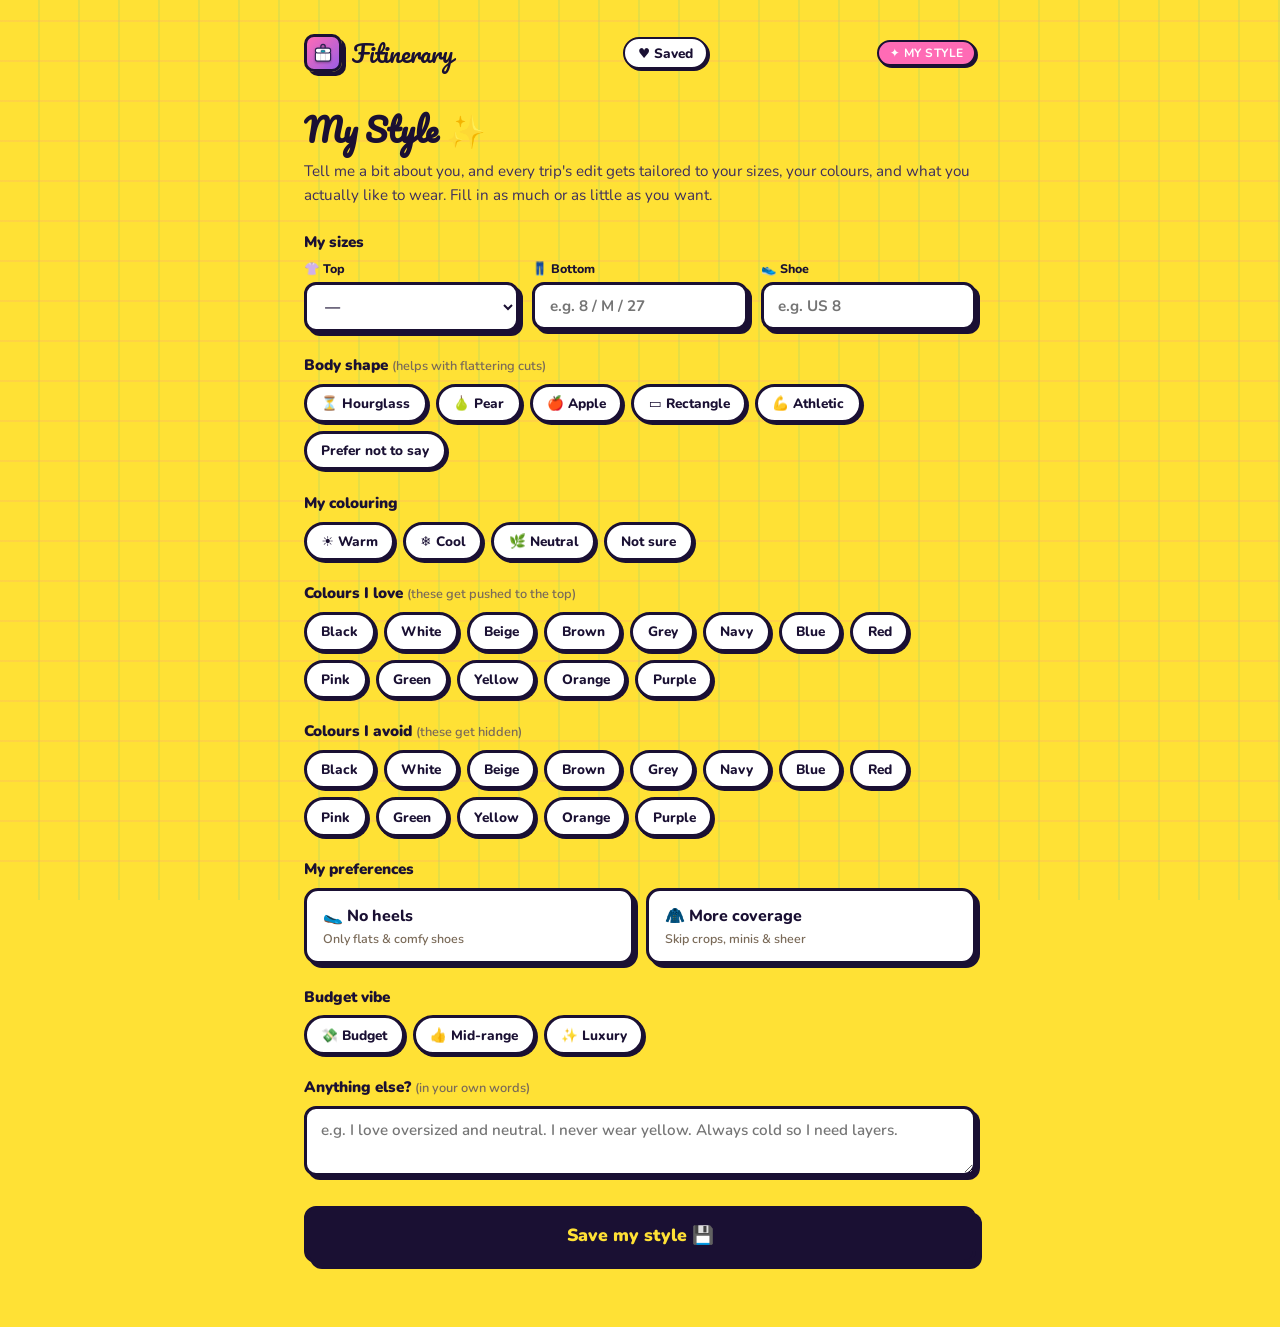
<file: profile.html>
<!DOCTYPE html>
<html lang="en">
<head>
  <meta charset="UTF-8" />
  <meta name="viewport" content="width=device-width, initial-scale=1.0" />
  <title>Fitinerary — My Style</title>
  <link rel="preconnect" href="https://fonts.googleapis.com" />
  <link rel="preconnect" href="https://fonts.gstatic.com" crossorigin />
  <link href="https://fonts.googleapis.com/css2?family=Pacifico&family=Nunito:wght@400;600;700;900&display=swap" rel="stylesheet" />
  <link rel="stylesheet" href="styles.css" />
  <link rel="manifest" href="manifest.webmanifest" />
  <meta name="theme-color" content="#FF6BB5" />
  <link rel="icon" href="icon-192.png" />
  <link rel="apple-touch-icon" href="apple-touch-icon.png" />
  <meta name="apple-mobile-web-app-capable" content="yes" />
  <meta name="apple-mobile-web-app-title" content="Fitinerary" />
  <style>
    .page { max-width: 720px; margin: 0 auto; padding: 1.5rem 1.5rem 4rem; }
    .intro { color: #3d2e5e; font-size: 0.95rem; margin: 0.2rem 0 1.5rem; line-height: 1.55; }
    .field { margin-bottom: 1.4rem; }
    .field > label { display: block; font-weight: 900; font-size: 0.95rem; margin-bottom: 0.55rem; }
    .field .hint { font-weight: 600; font-size: 0.8rem; color: #7a6a58; }
    .sizes { display: grid; grid-template-columns: repeat(3, 1fr); gap: 0.8rem; }
    .sizes label { display: block; font-size: 0.78rem; font-weight: 800; margin-bottom: 0.3rem; }
    .inp, select.inp {
      width: 100%; padding: 0.7rem 0.9rem; font-family: "Nunito", sans-serif; font-size: 0.95rem; font-weight: 700;
      border: var(--border); border-radius: 12px; background: #fff; box-shadow: var(--shadow); outline: none; color: var(--ink);
    }
    .inp:focus { outline: 3px solid var(--teal); }
    textarea.inp { resize: vertical; min-height: 70px; font-weight: 600; }
    .chips { display: flex; flex-wrap: wrap; gap: 0.5rem; }
    .chip {
      border: var(--border); border-radius: 999px; background: #fff; box-shadow: 2px 2px 0 var(--ink);
      padding: 0.45rem 0.9rem; font-weight: 800; font-size: 0.85rem; cursor: pointer; user-select: none; transition: transform .1s;
    }
    .chip:hover { transform: translate(-1px,-1px); }
    .chip.on { background: var(--ink); color: #fff; }
    .chip.love.on { background: var(--teal); color: var(--ink); }
    .chip.avoid.on { background: var(--pink); color: #fff; }
    .toggle-row { display: flex; gap: 0.8rem; flex-wrap: wrap; }
    .toggle {
      flex: 1; min-width: 160px; border: var(--border); border-radius: 14px; background: #fff; box-shadow: var(--shadow);
      padding: 0.9rem 1rem; cursor: pointer; user-select: none; font-weight: 800;
    }
    .toggle.on { background: var(--yellow); }
    .toggle .sub { display: block; font-weight: 600; font-size: 0.78rem; color: #7a6a58; margin-top: 0.15rem; }
    .toggle.on .sub { color: #6b4a36; }
    .save-row { display: flex; gap: 0.7rem; align-items: center; margin-top: 1.5rem; }
    .save-btn {
      background: var(--ink); color: var(--yellow); border: var(--border); border-radius: 12px;
      font-family: "Nunito", sans-serif; font-weight: 900; font-size: 1.1rem; padding: 0.85rem 2rem; cursor: pointer;
      box-shadow: var(--shadow-lg); transition: transform .12s, box-shadow .12s; flex: 1;
    }
    .save-btn:hover { transform: translate(-2px,-2px); box-shadow: 8px 8px 0 var(--ink); }
    .saved-msg { color: var(--coral, #e8703a); font-weight: 800; display: none; }
  </style>
</head>
<body>
  <main class="page">
    <header class="brand">
      <a href="index.html" style="display:flex;align-items:center;gap:.6rem;text-decoration:none;color:inherit;">
        <div class="brand-logo">
          <svg class="suitcase" viewBox="0 0 48 48" width="26" height="26" role="img" aria-label="Fitinerary suitcase">
            <rect class="case-interior" x="12" y="20" width="24" height="9" rx="2" fill="#ff6bb5"/>
            <g class="case-body">
              <rect x="10" y="22" width="28" height="17" rx="4" fill="#ffffff" stroke="#2c2250" stroke-width="2"/>
              <line x1="19.5" y1="23" x2="19.5" y2="38" stroke="#2c2250" stroke-width="1.3" opacity="0.22"/>
              <line x1="28.5" y1="23" x2="28.5" y2="38" stroke="#2c2250" stroke-width="1.3" opacity="0.22"/>
            </g>
            <g class="case-lid">
              <path d="M20 15 v-3 a4 4 0 0 1 8 0 v3" fill="none" stroke="#2c2250" stroke-width="2.4" stroke-linecap="round"/>
              <rect x="10" y="15" width="28" height="9" rx="4" fill="#ffffff" stroke="#2c2250" stroke-width="2"/>
              <rect x="20.5" y="19" width="7" height="3.5" rx="1" fill="#00c4cc" stroke="#2c2250" stroke-width="1.1"/>
            </g>
          </svg>
        </div>
        <span class="brand-name">Fitinerary</span>
      </a>
      <a href="favorites.html" class="saved-link">♥ Saved</a>
      <div class="brand-badge">✦ my style</div>
    </header>

    <h1 style="font-family:'Pacifico',cursive;font-size:2rem;margin:1.2rem 0 0;">My Style ✨</h1>
    <p class="intro">Tell me a bit about you, and every trip's edit gets tailored to your sizes, your colours, and what you actually like to wear. Fill in as much or as little as you want.</p>

    <div class="field">
      <label>My sizes</label>
      <div class="sizes">
        <div><label>👚 Top</label>
          <select class="inp" id="sizeTop">
            <option value="">—</option><option>XXS</option><option>XS</option><option>S</option><option>M</option><option>L</option><option>XL</option><option>XXL</option>
          </select>
        </div>
        <div><label>👖 Bottom</label><input class="inp" id="sizeBottom" placeholder="e.g. 8 / M / 27" /></div>
        <div><label>👟 Shoe</label><input class="inp" id="sizeShoe" placeholder="e.g. US 8" /></div>
      </div>
    </div>

    <div class="field">
      <label>Body shape <span class="hint">(helps with flattering cuts)</span></label>
      <div class="chips" id="bodyChips">
        <span class="chip" data-v="hourglass">⏳ Hourglass</span>
        <span class="chip" data-v="pear">🍐 Pear</span>
        <span class="chip" data-v="apple">🍎 Apple</span>
        <span class="chip" data-v="rectangle">▭ Rectangle</span>
        <span class="chip" data-v="athletic">💪 Athletic</span>
        <span class="chip" data-v="">Prefer not to say</span>
      </div>
    </div>

    <div class="field">
      <label>My colouring</label>
      <div class="chips" id="coloringChips">
        <span class="chip" data-v="warm">☀️ Warm</span>
        <span class="chip" data-v="cool">❄️ Cool</span>
        <span class="chip" data-v="neutral">🌿 Neutral</span>
        <span class="chip" data-v="">Not sure</span>
      </div>
    </div>

    <div class="field">
      <label>Colours I love <span class="hint">(these get pushed to the top)</span></label>
      <div class="chips" id="loveChips"></div>
    </div>

    <div class="field">
      <label>Colours I avoid <span class="hint">(these get hidden)</span></label>
      <div class="chips" id="avoidChips"></div>
    </div>

    <div class="field">
      <label>My preferences</label>
      <div class="toggle-row">
        <div class="toggle" id="tNoHeels">🥿 No heels<span class="sub">Only flats & comfy shoes</span></div>
        <div class="toggle" id="tModest">🧥 More coverage<span class="sub">Skip crops, minis & sheer</span></div>
      </div>
    </div>

    <div class="field">
      <label>Budget vibe</label>
      <div class="chips" id="budgetChips">
        <span class="chip" data-v="budget">💸 Budget</span>
        <span class="chip" data-v="mid">👍 Mid-range</span>
        <span class="chip" data-v="luxury">✨ Luxury</span>
      </div>
    </div>

    <div class="field">
      <label>Anything else? <span class="hint">(in your own words)</span></label>
      <textarea class="inp" id="notes" placeholder="e.g. I love oversized and neutral. I never wear yellow. Always cold so I need layers."></textarea>
    </div>

    <div class="save-row">
      <button class="save-btn" onclick="saveProfile()">Save my style 💾</button>
      <span class="saved-msg" id="savedMsg">✓ Saved!</span>
    </div>
  </main>

  <script>
    const COLORS = ['Black','White','Beige','Brown','Grey','Navy','Blue','Red','Pink','Green','Yellow','Orange','Purple'];
    const profile = (() => { try { return JSON.parse(localStorage.getItem('fitinerary_profile') || '{}'); } catch { return {}; } })();
    profile.loveColors = profile.loveColors || [];
    profile.avoidColors = profile.avoidColors || [];

    // build colour chips
    function buildColorChips(wrapId, key, cls) {
      const wrap = document.getElementById(wrapId);
      wrap.innerHTML = COLORS.map(c => `<span class="chip ${cls}" data-v="${c.toLowerCase()}">${c}</span>`).join('');
      wrap.querySelectorAll('.chip').forEach(chip => {
        if (profile[key].includes(chip.dataset.v)) chip.classList.add('on');
        chip.addEventListener('click', () => {
          chip.classList.toggle('on');
          profile[key] = [...wrap.querySelectorAll('.chip.on')].map(c => c.dataset.v);
        });
      });
    }
    buildColorChips('loveChips', 'loveColors', 'love');
    buildColorChips('avoidChips', 'avoidColors', 'avoid');

    // single-select chip groups
    function singleSelect(wrapId, key) {
      const wrap = document.getElementById(wrapId);
      wrap.querySelectorAll('.chip').forEach(chip => {
        if ((profile[key] || '') === chip.dataset.v && (profile[key] !== undefined)) chip.classList.toggle('on', profile[key] === chip.dataset.v);
        chip.addEventListener('click', () => {
          wrap.querySelectorAll('.chip').forEach(c => c.classList.remove('on'));
          chip.classList.add('on');
          profile[key] = chip.dataset.v;
        });
      });
    }
    singleSelect('bodyChips', 'bodyShape');
    singleSelect('coloringChips', 'coloring');
    singleSelect('budgetChips', 'budget');

    // toggles
    function toggle(id, key) {
      const el = document.getElementById(id);
      if (profile[key]) el.classList.add('on');
      el.addEventListener('click', () => { el.classList.toggle('on'); profile[key] = el.classList.contains('on'); });
    }
    toggle('tNoHeels', 'noHeels');
    toggle('tModest', 'modest');

    // prefill text fields
    document.getElementById('sizeTop').value = profile.sizeTop || '';
    document.getElementById('sizeBottom').value = profile.sizeBottom || '';
    document.getElementById('sizeShoe').value = profile.sizeShoe || '';
    document.getElementById('notes').value = profile.notes || '';

    function saveProfile() {
      profile.sizeTop = document.getElementById('sizeTop').value;
      profile.sizeBottom = document.getElementById('sizeBottom').value.trim();
      profile.sizeShoe = document.getElementById('sizeShoe').value.trim();
      profile.notes = document.getElementById('notes').value.trim();
      localStorage.setItem('fitinerary_profile', JSON.stringify(profile));
      const m = document.getElementById('savedMsg'); m.style.display = 'inline';
      setTimeout(() => { m.style.display = 'none'; }, 2500);
    }
  </script>
</body>
</html>
</file>
<file: styles.css>
:root {
  --yellow:  #FFE135;
  --pink:    #FF6BB5;
  --teal:    #00C4CC;
  --purple:  #9B5DE5;
  --orange:  #FF9F1C;
  --white:   #FFFBF0;
  --ink:     #1A1033;
  --border:  3px solid var(--ink);
  --shadow:  4px 4px 0 var(--ink);
  --shadow-lg: 6px 6px 0 var(--ink);
}

* { box-sizing: border-box; margin: 0; padding: 0; }
html { scroll-behavior: smooth; }

body {
  font-family: "Nunito", "Comic Sans MS", system-ui, sans-serif;
  color: var(--ink);
  background: var(--yellow);
  min-height: 100vh;
  overflow-x: hidden;
  -webkit-font-smoothing: antialiased;
}

/* Plaid-ish background */
body::before {
  content: "";
  position: fixed;
  inset: 0;
  z-index: -1;
  background-color: var(--yellow);
  background-image:
    repeating-linear-gradient(
      0deg,
      transparent,
      transparent 38px,
      rgba(255, 107, 181, 0.12) 38px,
      rgba(255, 107, 181, 0.12) 40px
    ),
    repeating-linear-gradient(
      90deg,
      transparent,
      transparent 38px,
      rgba(0, 196, 204, 0.10) 38px,
      rgba(0, 196, 204, 0.10) 40px
    );
}

/* Floating decorations */
.deco {
  position: fixed;
  pointer-events: none;
  z-index: 0;
  user-select: none;
  animation: float 4s ease-in-out infinite;
}
.deco-star1 { top: 8%;  left: 4%;  font-size: 1.6rem; color: var(--purple); animation-delay: 0s; }
.deco-star2 { top: 18%; right: 5%; font-size: 1.2rem; color: var(--pink);   animation-delay: 0.7s; }
.deco-star3 { top: 55%; left: 2%; font-size: 1rem;   color: var(--teal);   animation-delay: 1.4s; }
.deco-sun   { top: 6%;  right: 10%; font-size: 2.2rem; animation-delay: 0.4s; }
.deco-palm  { bottom: 12%; left: 3%; font-size: 2.4rem; animation-delay: 1s; }
.deco-flower{ bottom: 20%; right: 4%; font-size: 1.8rem; animation-delay: 1.8s; }

@keyframes float {
  0%, 100% { transform: translateY(0); }
  50%       { transform: translateY(-10px); }
}

.page {
  max-width: 860px;
  margin: 0 auto;
  padding: 1.5rem 1.5rem 3rem;
  position: relative;
  z-index: 1;
}

/* ───── Header ───── */
.brand {
  display: flex;
  align-items: center;
  gap: 0.6rem;
  padding: 0.5rem 0;
}
.brand-logo {
  width: 2.4rem;
  height: 2.4rem;
  background: linear-gradient(135deg, var(--pink), var(--purple));
  border-radius: 10px;
  display: grid;
  place-items: center;
  font-size: 1.2rem;
  border: var(--border);
  box-shadow: var(--shadow);
  overflow: hidden;
}
.brand-name {
  font-family: "Pacifico", cursive;
  font-size: 1.5rem;
  letter-spacing: -0.01em;
}
.saved-link {
  margin-left: auto;
  font-weight: 800;
  font-size: 0.85rem;
  color: var(--ink);
  text-decoration: none;
  background: #fff;
  border: 2px solid var(--ink);
  border-radius: 999px;
  padding: 0.3rem 0.8rem;
  box-shadow: 2px 2px 0 var(--ink);
}
.saved-link:hover { background: var(--pink); color: #fff; }
.brand-badge {
  margin-left: auto;
  background: var(--pink);
  color: #fff;
  font-size: 0.75rem;
  font-weight: 700;
  padding: 0.2rem 0.65rem;
  border-radius: 999px;
  border: 2px solid var(--ink);
  box-shadow: 2px 2px 0 var(--ink);
  letter-spacing: 0.04em;
  text-transform: uppercase;
}

/* ───── Hero ───── */
.hero {
  display: flex;
  align-items: center;
  justify-content: center;
  gap: 1.5rem;
  padding: 2.5rem 0 1.5rem;
  flex-wrap: wrap;
  text-align: center;
}
.hero-text { flex: 1 1 340px; max-width: 480px; }
.hero-girl { flex: 0 0 auto; width: 230px; max-width: 46vw; }

/* ── Character (pop-art; GSAP morphs panic -> sorted on scroll) ── */
.girl-art { width: 100%; height: auto; display: block; }
.girl-art .happy-only { opacity: 0; }   /* GSAP fades this in as you scroll */
/* fallback if JS/GSAP doesn't run: keep her panicking (happy stays hidden) */

/* ── Get Packing CTA ── */
.cta-pack {
  display: flex;
  flex-direction: column;
  align-items: center;
  margin: 2rem 0 1rem;
}
.cta-btn-big { font-size: 1.3rem; padding: 1rem 2.8rem; }
.hero-tag {
  display: inline-block;
  background: var(--ink);
  color: var(--yellow);
  font-size: 0.82rem;
  font-weight: 700;
  text-transform: uppercase;
  letter-spacing: 0.1em;
  padding: 0.35rem 1rem;
  border-radius: 4px;
  margin-bottom: 1.2rem;
  font-style: italic;
}
.hero h1 {
  font-family: "Pacifico", cursive;
  font-size: clamp(2.8rem, 10vw, 5rem);
  line-height: 1.15;
  letter-spacing: -0.01em;
  margin-bottom: 1.2rem;
}
.h1-accent {
  -webkit-text-stroke: 3px var(--ink);
  color: var(--pink);
  display: inline-block;
  transform: rotate(-2deg);
}
.lede {
  font-size: clamp(1rem, 2.5vw, 1.18rem);
  line-height: 1.75;
  color: var(--ink);
  margin-bottom: 2rem;
}
.cta-btn {
  display: inline-block;
  background: var(--teal);
  color: var(--ink);
  font-family: "Nunito", sans-serif;
  font-weight: 900;
  font-size: 1.1rem;
  padding: 0.9rem 2.2rem;
  border-radius: 12px;
  border: var(--border);
  box-shadow: var(--shadow-lg);
  text-decoration: none;
  transition: transform 0.12s ease, box-shadow 0.12s ease;
  letter-spacing: 0.01em;
}
.cta-btn:hover {
  transform: translate(-2px, -2px);
  box-shadow: 8px 8px 0 var(--ink);
}
.cta-btn:active {
  transform: translate(2px, 2px);
  box-shadow: 2px 2px 0 var(--ink);
}

/* ───── Retro Screen ───── */
.screen-wrap {
  margin: 2.5rem auto;
  max-width: 560px;
  transform: rotate(-1deg);
}
.screen {
  background: #1A1033;
  border: var(--border);
  border-radius: 16px;
  box-shadow: var(--shadow-lg);
  overflow: hidden;
}
.screen-bar {
  background: var(--purple);
  padding: 0.5rem 0.9rem;
  display: flex;
  align-items: center;
  gap: 0.45rem;
  border-bottom: var(--border);
}
.screen-dot {
  display: inline-block;
  width: 12px; height: 12px;
  border-radius: 50%;
  border: 2px solid var(--ink);
}
.dot-r { background: #FF5F56; }
.dot-y { background: #FFBD2E; }
.dot-g { background: #27C93F; }
.screen-title {
  font-size: 0.72rem;
  font-weight: 700;
  color: #fff;
  letter-spacing: 0.08em;
  margin-left: 0.4rem;
  text-transform: uppercase;
  font-family: "Courier New", monospace;
}
.screen-body {
  padding: 1.2rem 1.1rem;
}
.outfit-grid {
  display: grid;
  grid-template-columns: repeat(3, 1fr);
  gap: 0.7rem;
  margin-bottom: 1rem;
}
.outfit-card {
  background: #2E1F5E;
  border: 2px solid #5A3FA0;
  border-radius: 10px;
  padding: 0.75rem 0.5rem 0.6rem;
  text-align: center;
  position: relative;
  transition: transform 0.15s ease;
}
.outfit-card.selected {
  background: var(--pink);
  border-color: #fff;
}
.outfit-card:hover { transform: scale(1.04); }
.outfit-icon { font-size: 1.6rem; display: block; }
.outfit-label {
  display: block;
  font-size: 0.68rem;
  font-weight: 700;
  color: #fff;
  margin-top: 0.3rem;
  letter-spacing: 0.04em;
}
.outfit-check {
  position: absolute;
  top: 4px; right: 6px;
  font-size: 0.75rem;
  color: var(--yellow);
  font-weight: 900;
}
.screen-status {
  font-family: "Courier New", monospace;
  font-size: 0.78rem;
  color: #00FF41;
  background: rgba(0,0,0,0.4);
  border-radius: 6px;
  padding: 0.45rem 0.75rem;
  letter-spacing: 0.04em;
}
.screen-status strong { color: var(--yellow); }
@keyframes blink { 0%,100%{opacity:1} 50%{opacity:0} }
.blink { animation: blink 1s step-start infinite; }

/* ───── How it works ───── */
.how { padding: 1.5rem 0 2rem; }
.section-title {
  font-family: "Pacifico", cursive;
  font-size: 2rem;
  text-align: center;
  margin-bottom: 2rem;
}
.steps {
  display: flex;
  align-items: stretch;
  gap: 0.8rem;
}
.step {
  flex: 1;
  background: var(--white);
  border: var(--border);
  border-radius: 16px;
  padding: 1.5rem 1.2rem 1.3rem;
  box-shadow: var(--shadow);
  position: relative;
  transition: transform 0.15s ease, box-shadow 0.15s ease;
}
.step:hover {
  transform: translate(-2px, -2px);
  box-shadow: var(--shadow-lg);
}
.step:nth-child(1) { background: var(--white); }
.step:nth-child(3) { background: #E8F4FF; }
.step:nth-child(5) { background: #FFF0F8; }
.step-num {
  position: absolute;
  top: -14px;
  left: 14px;
  background: var(--yellow);
  border: var(--border);
  border-radius: 6px;
  font-size: 0.72rem;
  font-weight: 900;
  padding: 1px 8px;
  letter-spacing: 0.08em;
}
.step-icon { font-size: 2rem; display: block; margin-bottom: 0.5rem; }
.step h3 {
  font-size: 1.05rem;
  font-weight: 900;
  margin-bottom: 0.4rem;
}
.step p { font-size: 0.92rem; line-height: 1.55; color: #3d2e5e; }
.step-arrow {
  flex: 0;
  font-size: 1.8rem;
  font-weight: 900;
  color: var(--purple);
  display: flex;
  align-items: center;
  padding-bottom: 1rem;
}

/* ───── Footer ───── */
.foot {
  margin-top: 2.5rem;
  text-align: center;
}
.foot-inner {
  display: inline-block;
  background: var(--ink);
  color: #fff;
  padding: 1rem 2.5rem;
  border-radius: 16px;
  border: var(--border);
  box-shadow: var(--shadow-lg);
}
.foot-logo {
  font-family: "Pacifico", cursive;
  display: block;
  font-size: 1.2rem;
  margin-bottom: 0.3rem;
  color: var(--yellow);
}
.foot-inner p { font-size: 0.88rem; }

/* ───── Suitcase logo (digital art, opens & closes) ───── */
.brand-logo .suitcase {
  display: block;
  filter: drop-shadow(0 1px 1px rgba(0,0,0,0.3));
}
.suitcase .case-lid {
  transform-box: fill-box;
  transform-origin: 50% 100%;            /* hinge at the seam */
  animation: caseOpen 2.8s ease-in-out infinite;
}
@keyframes caseOpen {
  0%, 20%   { transform: rotate(0deg); }
  48%, 60%  { transform: rotate(-32deg); }  /* lid swings open */
  86%, 100% { transform: rotate(0deg); }    /* and closes */
}
@media (prefers-reduced-motion: reduce) {
  .suitcase .case-lid { animation: none; }
}

/* ───── Responsive ───── */
@media (max-width: 640px) {
  .steps { flex-direction: column; }
  .step-arrow { display: none; }
  .outfit-grid { grid-template-columns: repeat(2, 1fr); }
  .deco-sun, .deco-star1, .deco-star3 { display: none; }
}
</file>
